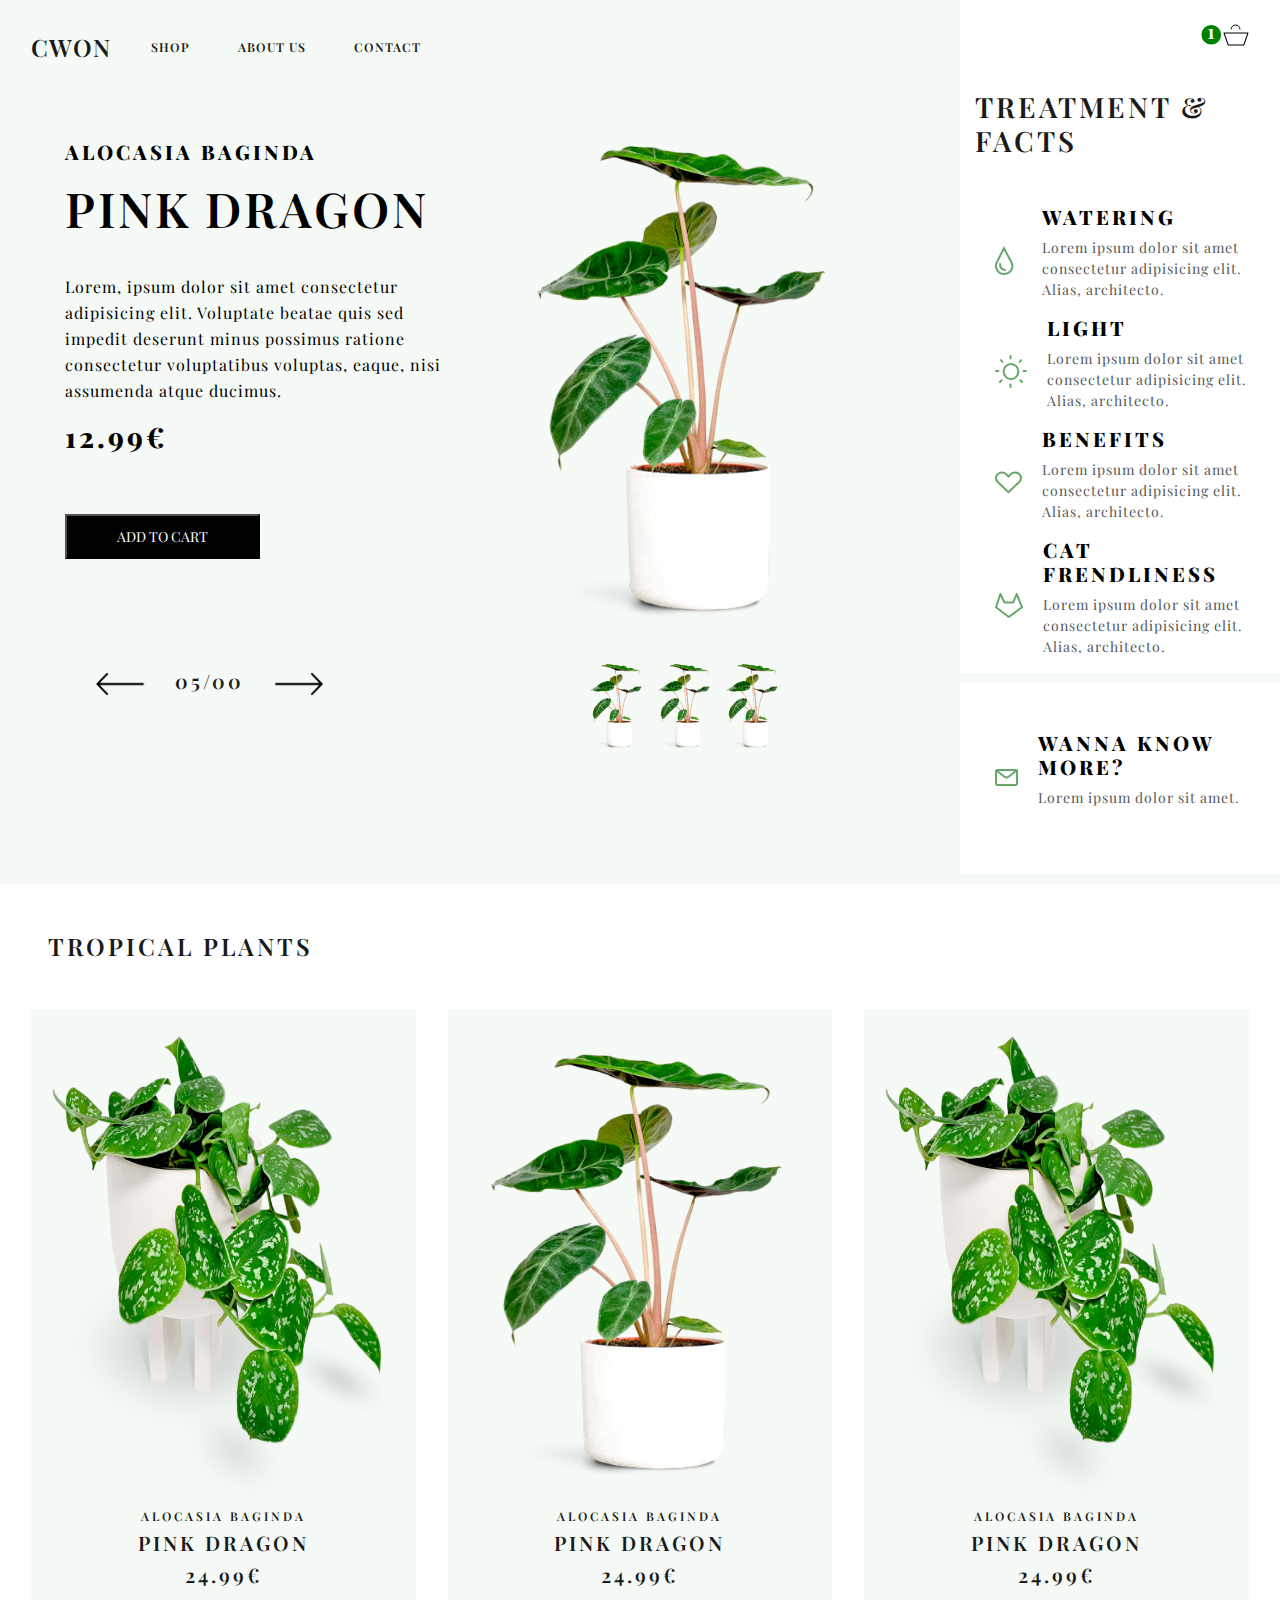
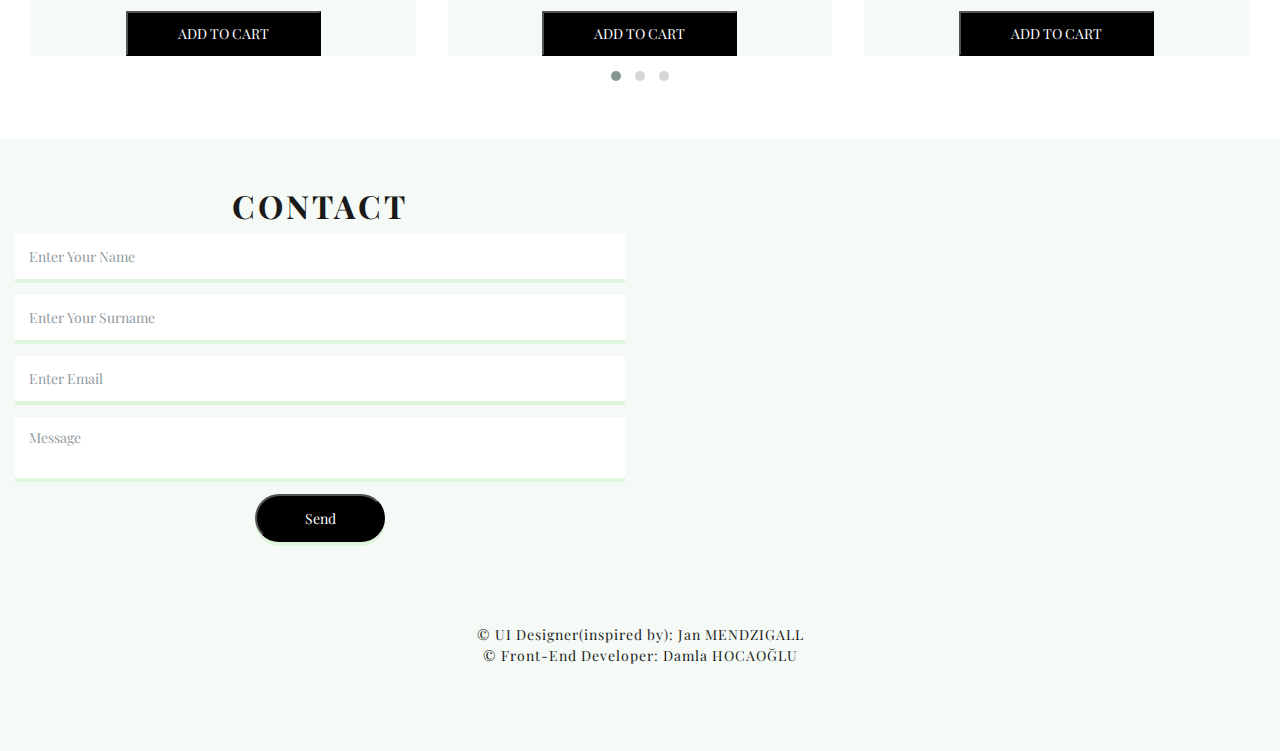
<file: index.html>
<!DOCTYPE html>
<html lang="en">
<head>
    <meta charset="UTF-8">
    <meta name="viewport" content="width=device-width, initial-scale=1.0">
    <link href="https://fonts.googleapis.com/css2?family=Playfair+Display:wght@400;600;800&display=swap" rel="stylesheet">
    <link rel="stylesheet" href="https://use.fontawesome.com/releases/v5.15.1/css/all.css"
    integrity="sha384-vp86vTRFVJgpjF9jiIGPEEqYqlDwgyBgEF109VFjmqGmIY/Y4HV4d3Gp2irVfcrp" crossorigin="anonymous">
    <link rel="stylesheet" href="css/custom/bootstrap.min.css">
    <link rel="stylesheet" href="style.css">
    <link rel="stylesheet" href="owl/assets/owl.carousel.min.css">
    <link rel="stylesheet" href="owl/assets/owl.theme.default.css">
    <title>CWon</title>
    
</head>
<body>
  <div class="container-fluid">
    <div class="row">
      <div class="col-sm-9" style="background-color: #f5faf6;">
        <!--navbar start -->
      <nav class="navbar navbar-expand-lg">
        <button class="navbar-toggler custom-toggler" type="button" data-toggle="collapse" data-target="#navbarTogglerDemo03" aria-controls="navbarTogglerDemo03" aria-expanded="false" aria-label="Toggle navigation">
          <span class="navbar-toggler-icon"></span>
        </button>
        <a class="navbar-brand logo" href="index.html">CWon</a>
      
        <div class="collapse navbar-collapse" id="navbarTogglerDemo03">
          <ul class="navbar-nav mr-auto mt-2 mt-lg-0">
            <li class="nav-item active">
              <a class="nav-link" href="shop.html">Shop <span class="sr-only">(current)</span></a>
            </li>
            <li class="nav-item">
              <a class="nav-link" href="#">About Us</a>
            </li>
            <li class="nav-item">
              <a class="nav-link" href="#">Contact</a>
            </li>
          </ul>
         
        </div>
      </nav>
    <!--navbar end -->
      <!--Left main start -->
      <div class="bg-images">
        <div class="container" style="padding:0px 50px;">
          <div class="row">
            <div class="col-sm-6 d-flex justify-content-between align-items-center">
                <div class="text">
                    <h6 class="best">ALOCASIA BAGINDA</h6>
                    <h2 class="design"><span>Pink Dragon</span></h2>
                    <p class="loreem">Lorem, ipsum dolor sit amet consectetur adipisicing elit. Voluptate beatae quis sed impedit deserunt minus possimus ratione 
                      consectetur voluptatibus voluptas, eaque, nisi assumenda atque ducimus. </p>
                    <h3 class="price">12.99€</h3>
                    <div class="button" style="margin-top:60px;">
                        <button class="addcart" type="button">ADD TO CART</button>
                    </div>
                    <div class="d-flex">
                      <img  width="50" src="img/icon/long-arrow-left.png" style="margin: 0px 30px; margin-top:100px" alt="">
                      <h4 style="margin-top: 110px;">05/00</h4>
                      <img  width="50" src="img/icon/long-arrow-right.png" style="margin: 0px 30px; margin-top:100px" alt="">
                    </div>
                    
                    
                </div>
            </div>
            <div class="col-sm-6 d-flex justify-content-between align-items-center">
                <div class="image">
                    <img class="w-100" height="560" src="img/plant1.png" alt="">
                    <div class="d-flex justify-content-center">
                      <img src="img/plant1.png" height="100" alt="">
                      <img src="img/plant1.png" height="100" alt="">
                      <img src="img/plant1.png" height="100" alt="">
                    </div>
                </div>
            </div>
           
          </div>
        </div>
    </div>
      <!--Left main end -->
    </div>

    <!--Right main start -->
      <div class="col-sm-3 ml-auto">
        <div class="d-none d-sm-block">
        <div class="navbar navbar-expand-lg d-flex justify-content-end">
          <form class="form-inline my-2 my-lg-0">    
            <p class="mt-2 ml-2" style="font-size: 20px;position: absolute;z-index: 1; color: white">1</p>
            <svg width="2em" height="1.6em" viewBox="0 0 16 16" style="color:green; position:relative;" class="bi bi-circle-fill" fill="currentColor" xmlns="http://www.w3.org/2000/svg">
            <circle cx="8" cy="8" r="8"/> 
      
            </svg>
          </form>
          <form class="form-inline my-2 my-lg-0">
            <img src="img/cart.svg" alt="">
          </form>
        </div>
      </div>
        <h2 class="desing" style="margin-top:20px;">Treatment & Facts</h2>
            <div class="row mt-5">
              <div class="col-12 d-flex">
                  <img src="img/drop.svg" class="icons">
                  <div class="text">
                      <h6 class="best ml-2">Watering</h6>
                      <p class="ml-2"> Lorem ipsum dolor sit amet consectetur adipisicing elit. Alias, architecto.</p>
                  </div>
              </div>
              <div class="col-12 d-flex">
                <img src="img/sun.svg" class="icons">
                <div class="text">
                    <h6 class="best">Light</h6>
                    <p class=""> Lorem ipsum dolor sit amet consectetur adipisicing elit. Alias, architecto.</p>
                </div>
            </div>
            <div class="col-12 d-flex">
              <img src="img/heart.svg" class="icons">
              <div class="text">
                  <h6 class="best">Benefits</h6>
                  <p class=""> Lorem ipsum dolor sit amet consectetur adipisicing elit. Alias, architecto.</p>
              </div>
          </div>
          <div class="col-12 d-flex">
            <img src="img/cat.svg" class="icons">
            <div class="text">
                <h6 class="best">Cat Frendliness</h6>
                <p class=""> Lorem ipsum dolor sit amet consectetur adipisicing elit. Alias, architecto.</p>
            </div>
        </div>
          </div>
         <div class="row line"></div>
        <div class="row mt-5">
          <div class="col-12 d-flex">
            <img src="img/mail.svg" class="icons">
          <div class="text">
              <h6 class="best">Wanna Know More?</h6>
              <p class=""> Lorem ipsum dolor sit amet.</p>
          </div>
          </div>
        </div>
        <div class="row line" style="margin-top:50px;"></div>
    </div>
   <!--Right main end -->
    </div>
  </div>
  
    <!--section1 start -->
    <div class="ml-5 mt-5">
      <h3><span><i class="fas fa-chevron-left"></i></span> Tropical Plants</h2>
    </div>
    <div class="container-fluid owl-carousel owl-theme mt-5">
      <div class="plantbgcolor mx-3 text-center">
        <img src="img/plant2.png" class="w-100" alt="" height=500px;> 
        <h6>ALOCASIA BAGINDA</h6>
        <h4>Pink Dragon</h4>
        <h4>24.99€</h4>
        <div class="button mt-4">
          <button class="addcart" type="button">ADD TO CART</button>
      </div>
      </div>
      <div class="plantbgcolor mx-3 text-center">
        <img src="img/plant1.png" class="w-100" alt="" height=500px;> 
        <h6>ALOCASIA BAGINDA</h6>
        <h4>Pink Dragon</h4>
        <h4>24.99€</h4>
        <div class="button mt-4">
          <button class="addcart" type="button">ADD TO CART</button>
      </div>
      </div>
      <div class="plantbgcolor mx-3 text-center">
        <img src="img/plant2.png" class="w-100" alt="" height=500px;> 
        <h6>ALOCASIA BAGINDA</h6>
        <h4>Pink Dragon</h4>
        <h4>24.99€</h4>
        <div class="button mt-4">
          <button class="addcart" type="button">ADD TO CART</button>
      </div>
      </div>
      <div class="plantbgcolor mx-3 text-center">
        <img src="img/plant1.png" class="w-100" alt="" height=500px;> 
        <h6>ALOCASIA BAGINDA</h6>
        <h4>Pink Dragon</h4>
        <h4>24.99€</h4>
        <div class="button mt-4">
          <button class="addcart" type="button">ADD TO CART</button>
      </div>
      </div>
      <div class="plantbgcolor mx-3 text-center">
        <img src="img/plant2.png" class="w-100" alt="" height=500px;> 
        <h6>ALOCASIA BAGINDA</h6>
        <h4>Pink Dragon</h4>
        <h4>24.99€</h4>
        <div class="button mt-4">
          <button class="addcart" type="button">ADD TO CART</button>
      </div>
      </div>
      <div class="plantbgcolor mx-3 text-center">
        <img src="img/plant1.png" class="w-100" alt="" height=500px;> 
        <h6>ALOCASIA BAGINDA</h6>
        <h4>Pink Dragon</h4>
        <h4>24.99€</h4>
        <div class="button mt-4">
          <button class="addcart" type="button">ADD TO CART</button>
      </div>
      </div>
      <div class="plantbgcolor mx-3 text-center">
        <img src="img/plant2.png" class="w-100" alt="" height=500px;> 
        <h6>ALOCASIA BAGINDA</h6>
        <h4>Pink Dragon</h4>
        <h4>24.99€</h4>
        <div class="button mt-4">
          <button class="addcart" type="button">ADD TO CART</button>
      </div>
      </div>
      <div class="plantbgcolor mx-3 text-center">
        <img src="img/plant1.png" class="w-100" alt="" height=500px;> 
        <h6>ALOCASIA BAGINDA</h6>
        <h4>Pink Dragon</h4>
        <h4>24.99€</h4>
        <div class="button mt-4">
          <button class="addcart" type="button">ADD TO CART</button>
      </div>
      </div>
      <div class="plantbgcolor mx-3">
        <img src="img/plant2.png" class="w-100" alt="" height=500px;> 
        <h6>ALOCASIA BAGINDA</h6>
        <h4>Pink Dragon</h4>
        <h4>24.99€</h4>
        <div class="button mt-4">
          <button class="addcart" type="button">ADD TO CART</button>
      </div>
      </div>
    </div>
 
    <!--section1 end -->

    <!--footer start -->
    <footer class="page-footer font-small teal mt-5 pt-5"  style="background-color: #f5faf6;">
      <div class="container-fluid text-center text-md-left">
        <div class="row">
          <div class="col-sm-6 mt-md-0 mt-3 text-center">
            <h1 class="text-uppercase font-weight-bold text-center">Contact</h1>
            <form>
              <fieldset class="form-group">
                  <input type="email" class="form-control" id="exampleInputEmail1" placeholder="Enter Your Name">
              </fieldset>
              <fieldset class="form-group">
                <input type="email" class="form-control" id="exampleInputEmail1" placeholder="Enter Your Surname">
            </fieldset>
              <fieldset class="form-group">
                <input type="email" class="form-control" id="exampleInputEmail1" placeholder="Enter Email">
            </fieldset>
              <fieldset class="form-group">
                  <textarea class="form-control" id="exampleMessage" placeholder="Message"></textarea>
              </fieldset>
              <fieldset class="form-group text-xs-right">
                  <button type="button" class="btnSend">Send</button>
              </fieldset>
          </form>
          </div>
          <hr class="clearfix w-100 d-md-none pb-3">
          <div class="col-md-6 mb-md-0 mb-3">
            <iframe src="https://www.google.com/maps/embed?pb=!1m18!1m12!1m3!1d48192.25802973921!2d29.02803354964576!3d40.981127701553774!2m3!1f0!2f0!3f0!3m2!1i1024!2i768!4f13.1!3m3!1m2!1s0x14cac790b17ba89d%3A0xd2d24ea0437a7ee2!2zS2FkxLFrw7Z5L8Swc3RhbmJ1bA!5e0!3m2!1str!2str!4v1607112048936!5m2!1str!2str"
             width="auto" height="400" frameborder="0" class="w-100" style="border:0;" allowfullscreen="" aria-hidden="false" tabindex="0"></iframe>
          </div>
         
         </div>
           
      </div>
    
      <div class="footer-copyright text-center py-3 mt-3">
        <a href="https://www.instagram.com/janmendzigall/">© UI Designer(inspired by): Jan MENDZIGALL</a>
        <a href="https://www.linkedin.com/in/damla-hocao%C4%9Flu-193bab1b7/"></br>© Front-End Developer: Damla HOCAOĞLU</a>
        <div class="my-4">
         
            <i class="fab fa-facebook-f fa-lg white-text mr-md-5 mr-3 fa-2x"> </i>
         
            <i class="fab fa-twitter fa-lg white-text mr-md-5 mr-3 fa-2x"> </i>
       
            <i class="fab fa-google-plus-g fa-lg white-text mr-md-5 mr-3 fa-2x"> </i>
         
            <i class="fab fa-linkedin-in fa-lg white-text mr-md-5 mr-3 fa-2x"> </i>
         
            <i class="fab fa-instagram fa-lg white-text mr-md-5 mr-3 fa-2x"> </i>
        
            <i class="fab fa-pinterest fa-lg white-text fa-2x"> </i>
         
        </div>
      </div>
    
    </footer>
    <!--footer end -->


    <script src="js/jquery-3.5.1.slim.min.js"></script>
    <script src="js/bootstrap.bundle.min.js"></script>
    <script src="https://cdnjs.cloudflare.com/ajax/libs/jquery/3.5.1/jquery.min.js"></script>
    <script src="owl/owl.carousel.min.js"></script>
    <script src="owl/script.js"></script>

</body>
</html>
</file>
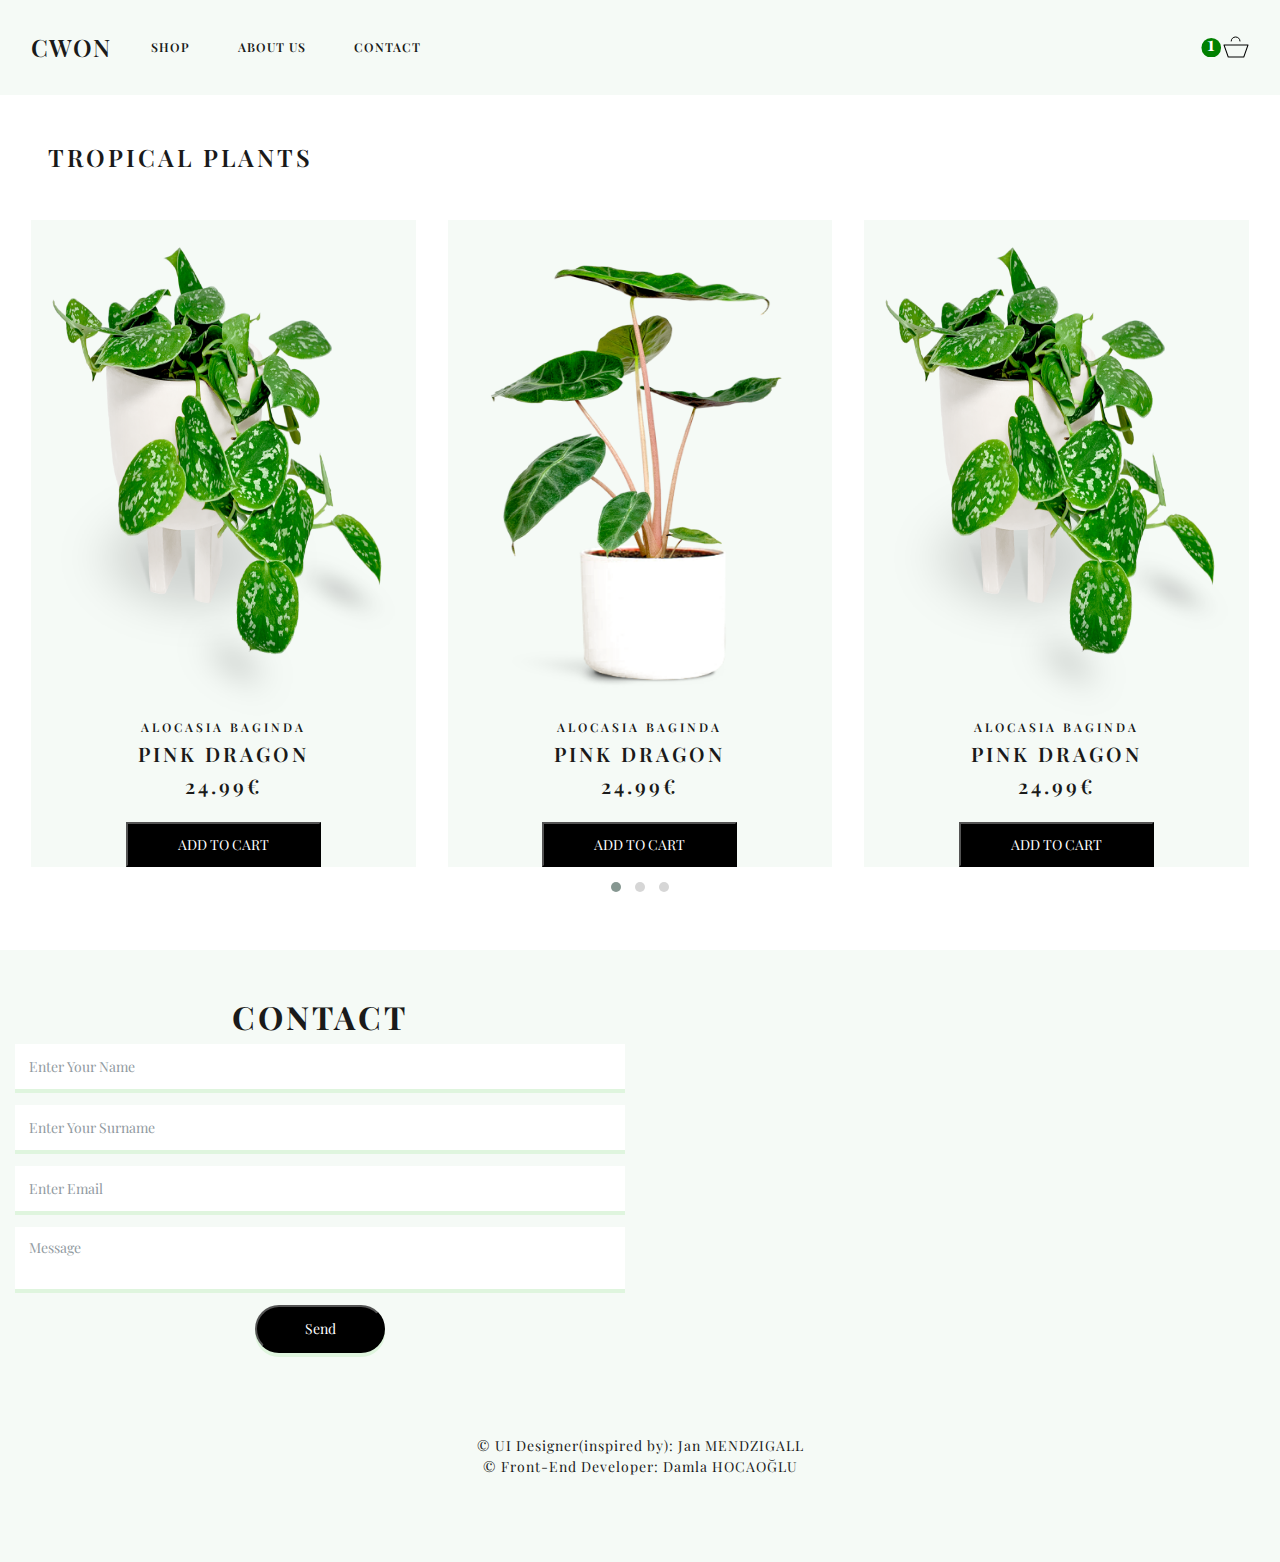
<file: shop.html>
<!DOCTYPE html>
<html lang="en">
<head>
    <meta charset="UTF-8">
    <meta name="viewport" content="width=device-width, initial-scale=1.0">
    <link href="https://fonts.googleapis.com/css2?family=Playfair+Display:wght@400;600;800&display=swap" rel="stylesheet">
    <link rel="stylesheet" href="https://use.fontawesome.com/releases/v5.15.1/css/all.css"
    integrity="sha384-vp86vTRFVJgpjF9jiIGPEEqYqlDwgyBgEF109VFjmqGmIY/Y4HV4d3Gp2irVfcrp" crossorigin="anonymous">
    <link rel="stylesheet" href="css/custom/bootstrap.min.css">
    <link rel="stylesheet" href="style.css">
    <link rel="stylesheet" href="owl/assets/owl.carousel.min.css">
    <link rel="stylesheet" href="owl/assets/owl.theme.default.css">
    <title>CWon</title>
    
</head>
<body>
  <div class="container-fluid">
    <div class="row">
      <div class="col-sm-12" style="background-color: #f5faf6;">
        <!--navbar start -->
      <nav class="navbar navbar-expand-lg">
        <button class="navbar-toggler custom-toggler" type="button" data-toggle="collapse" data-target="#navbarTogglerDemo03" aria-controls="navbarTogglerDemo03" aria-expanded="false" aria-label="Toggle navigation">
          <span class="navbar-toggler-icon"></span>
        </button>
        <a class="navbar-brand logo" href="index.html">CWon</a>
      
        <div class="collapse navbar-collapse" id="navbarTogglerDemo03">
          <ul class="navbar-nav mr-auto mt-2 mt-lg-0">
            <li class="nav-item active">
              <a class="nav-link" href="#">Shop <span class="sr-only">(current)</span></a>
            </li>
            <li class="nav-item">
              <a class="nav-link" href="#">About Us</a>
            </li>
            <li class="nav-item">
              <a class="nav-link" href="#">Contact</a>
            </li>
          </ul>
         
        </div>
        <form class="form-inline my-2 my-lg-0">    
            <p class="mt-2 ml-2" style="font-size: 20px;position: absolute;z-index: 1; color: white">1</p>
            <svg width="2em" height="1.6em" viewBox="0 0 16 16" style="color:green; position:relative;" class="bi bi-circle-fill" fill="currentColor" xmlns="http://www.w3.org/2000/svg">
            <circle cx="8" cy="8" r="8"/> 
      
            </svg>
          </form>
          <form class="form-inline my-2 my-lg-0">
            <img src="img/cart.svg" alt="">
          </form>
      </nav>
    <!--navbar end -->
    
    </div>

  
    </div>
  </div>
  
    <!--section1 start -->
    <div class="ml-5 mt-5">
      <h3><span><i class="fas fa-chevron-left"></i></span> Tropical Plants</h2>
    </div>
    <div class="container-fluid owl-carousel owl-theme mt-5">
      <div class="plantbgcolor mx-3 text-center">
        <img src="img/plant2.png" class="w-100" alt="" height=500px;> 
        <h6>ALOCASIA BAGINDA</h6>
        <h4>Pink Dragon</h4>
        <h4>24.99€</h4>
        <div class="button mt-4">
          <button class="addcart" type="button">ADD TO CART</button>
      </div>
      </div>
      <div class="plantbgcolor mx-3 text-center">
        <img src="img/plant1.png" class="w-100" alt="" height=500px;> 
        <h6>ALOCASIA BAGINDA</h6>
        <h4>Pink Dragon</h4>
        <h4>24.99€</h4>
        <div class="button mt-4">
          <button class="addcart" type="button">ADD TO CART</button>
      </div>
      </div>
      <div class="plantbgcolor mx-3 text-center">
        <img src="img/plant2.png" class="w-100" alt="" height=500px;> 
        <h6>ALOCASIA BAGINDA</h6>
        <h4>Pink Dragon</h4>
        <h4>24.99€</h4>
        <div class="button mt-4">
          <button class="addcart" type="button">ADD TO CART</button>
      </div>
      </div>
      <div class="plantbgcolor mx-3 text-center">
        <img src="img/plant1.png" class="w-100" alt="" height=500px;> 
        <h6>ALOCASIA BAGINDA</h6>
        <h4>Pink Dragon</h4>
        <h4>24.99€</h4>
        <div class="button mt-4">
          <button class="addcart" type="button">ADD TO CART</button>
      </div>
      </div>
      <div class="plantbgcolor mx-3 text-center">
        <img src="img/plant2.png" class="w-100" alt="" height=500px;> 
        <h6>ALOCASIA BAGINDA</h6>
        <h4>Pink Dragon</h4>
        <h4>24.99€</h4>
        <div class="button mt-4">
          <button class="addcart" type="button">ADD TO CART</button>
      </div>
      </div>
      <div class="plantbgcolor mx-3 text-center">
        <img src="img/plant1.png" class="w-100" alt="" height=500px;> 
        <h6>ALOCASIA BAGINDA</h6>
        <h4>Pink Dragon</h4>
        <h4>24.99€</h4>
        <div class="button mt-4">
          <button class="addcart" type="button">ADD TO CART</button>
      </div>
      </div>
      <div class="plantbgcolor mx-3 text-center">
        <img src="img/plant2.png" class="w-100" alt="" height=500px;> 
        <h6>ALOCASIA BAGINDA</h6>
        <h4>Pink Dragon</h4>
        <h4>24.99€</h4>
        <div class="button mt-4">
          <button class="addcart" type="button">ADD TO CART</button>
      </div>
      </div>
      <div class="plantbgcolor mx-3 text-center">
        <img src="img/plant1.png" class="w-100" alt="" height=500px;> 
        <h6>ALOCASIA BAGINDA</h6>
        <h4>Pink Dragon</h4>
        <h4>24.99€</h4>
        <div class="button mt-4">
          <button class="addcart" type="button">ADD TO CART</button>
      </div>
      </div>
      <div class="plantbgcolor mx-3">
        <img src="img/plant2.png" class="w-100" alt="" height=500px;> 
        <h6>ALOCASIA BAGINDA</h6>
        <h4>Pink Dragon</h4>
        <h4>24.99€</h4>
        <div class="button mt-4">
          <button class="addcart" type="button">ADD TO CART</button>
      </div>
      </div>
    </div>
 
    <!--section1 end -->

    <!--footer start -->
    <footer class="page-footer font-small teal mt-5 pt-5"  style="background-color: #f5faf6;">
      <div class="container-fluid text-center text-md-left">
        <div class="row">
          <div class="col-sm-6 mt-md-0 mt-3 text-center">
            <h1 class="text-uppercase font-weight-bold text-center">Contact</h1>
            <form>
              <fieldset class="form-group">
                  <input type="email" class="form-control" id="exampleInputEmail1" placeholder="Enter Your Name">
              </fieldset>
              <fieldset class="form-group">
                <input type="email" class="form-control" id="exampleInputEmail1" placeholder="Enter Your Surname">
            </fieldset>
              <fieldset class="form-group">
                <input type="email" class="form-control" id="exampleInputEmail1" placeholder="Enter Email">
            </fieldset>
              <fieldset class="form-group">
                  <textarea class="form-control" id="exampleMessage" placeholder="Message"></textarea>
              </fieldset>
              <fieldset class="form-group text-xs-right">
                  <button type="button" class="btnSend">Send</button>
              </fieldset>
          </form>
          </div>
          <hr class="clearfix w-100 d-md-none pb-3">
          <div class="col-md-6 mb-md-0 mb-3">
            <iframe src="https://www.google.com/maps/embed?pb=!1m18!1m12!1m3!1d48192.25802973921!2d29.02803354964576!3d40.981127701553774!2m3!1f0!2f0!3f0!3m2!1i1024!2i768!4f13.1!3m3!1m2!1s0x14cac790b17ba89d%3A0xd2d24ea0437a7ee2!2zS2FkxLFrw7Z5L8Swc3RhbmJ1bA!5e0!3m2!1str!2str!4v1607112048936!5m2!1str!2str"
             width="auto" height="400" frameborder="0" class="w-100" style="border:0;" allowfullscreen="" aria-hidden="false" tabindex="0"></iframe>
          </div>
         
         </div>
           
      </div>
    
      <div class="footer-copyright text-center py-3 mt-3">
        <a href="https://www.instagram.com/janmendzigall/">© UI Designer(inspired by): Jan MENDZIGALL</a>
        <a href="https://www.linkedin.com/in/damla-hocao%C4%9Flu-193bab1b7/"></br>© Front-End Developer: Damla HOCAOĞLU</a>
        <div class="my-4">
         
            <i class="fab fa-facebook-f fa-lg white-text mr-md-5 mr-3 fa-2x"> </i>
         
            <i class="fab fa-twitter fa-lg white-text mr-md-5 mr-3 fa-2x"> </i>
       
            <i class="fab fa-google-plus-g fa-lg white-text mr-md-5 mr-3 fa-2x"> </i>
         
            <i class="fab fa-linkedin-in fa-lg white-text mr-md-5 mr-3 fa-2x"> </i>
         
            <i class="fab fa-instagram fa-lg white-text mr-md-5 mr-3 fa-2x"> </i>
        
            <i class="fab fa-pinterest fa-lg white-text fa-2x"> </i>
         
        </div>
      </div>
    
    </footer>
    <!--footer end -->


    <script src="js/jquery-3.5.1.slim.min.js"></script>
    <script src="js/bootstrap.bundle.min.js"></script>
    <script src="https://cdnjs.cloudflare.com/ajax/libs/jquery/3.5.1/jquery.min.js"></script>
    <script src="owl/owl.carousel.min.js"></script>
    <script src="owl/script.js"></script>

</body>
</html>
</file>
<file: style.css>
/* Font */

        *{
            font-family: 'Playfair Display', serif;
        }

        /* Logo */

        .logo {

            font-size: 24px;

        }
        /* button addcart */
        .addcart{
            background-color: #000;
            font-size: 14px;
            color: #FFFFFF;
            padding: 10px 50px;
        }
   
        .addcart:hover {
            background-color: #fff ; 
            color: #000;
          }

        /* custom navbar toggler */

        .custom-toggler .navbar-toggler-icon {
            background-image: url("data:image/svg+xml;charset=utf8,%3Csvg viewBox='0 0 32 32' xmlns='http://www.w3.org/2000/svg'%3E%3Cpath stroke='rgba(0,0,0)' stroke-width='2' stroke-linecap='round' stroke-miterlimit='10' d='M4 8h24M4 16h24M4 24h24'/%3E%3C/svg%3E");
          }
          
        .custom-toggler.navbar-toggler {
            border-color: #000;
          } 
   

        .best{
            font-size: 20px;
            color: #000;
            font-weight: 800;
        }
        .design{
            font-size: 48px;
            color: #000;
            font-weight: 400;
            line-height: 72px;
        }
        .price{
            font-size: 28px;
            color: #000;
            font-weight: 800;
        }

        span{
            font-weight: 600;
        }

        .loreem{
            font-size: 16px;
            line-height: 26px;
            color: #000;
            font-weight: 400;
            margin-top: 30px;
        }

        .icons{

            padding: 0px 20px;
        }

        .line{

            border: 5px solid #f5faf6;
        
        }
        footer a:hover, footer a:focus {
            text-decoration:none;
            border-bottom:1px dotted #000;
          }
          
          footer .form-control {
              background-color: #fff;
              box-shadow: 0 4px 0 0 rgba(27, 206, 11, 0.1);
              border: none;
              resize: none;
              color: #d1d2d2;
              padding: 0.7em 1em;
          }

          .btnSend{
            width: 130px;
            height: 48px;
            color: #fff;
            background: #000;
            border-radius: 40px;
            box-shadow: 0 4px 0 0 rgba(27, 206, 11, 0.1);
            border-color: rgb(0, 0, 0);
        }
        .btnSend:hover {
            color: #000;
            background: #fff;
            box-shadow: 0 4px 0 0 rgba(27, 206, 11, 0.1);
        }

        /* Section 1 */

        .plantbgcolor{
            background-color: #f5faf6;
            
        }
</file>
